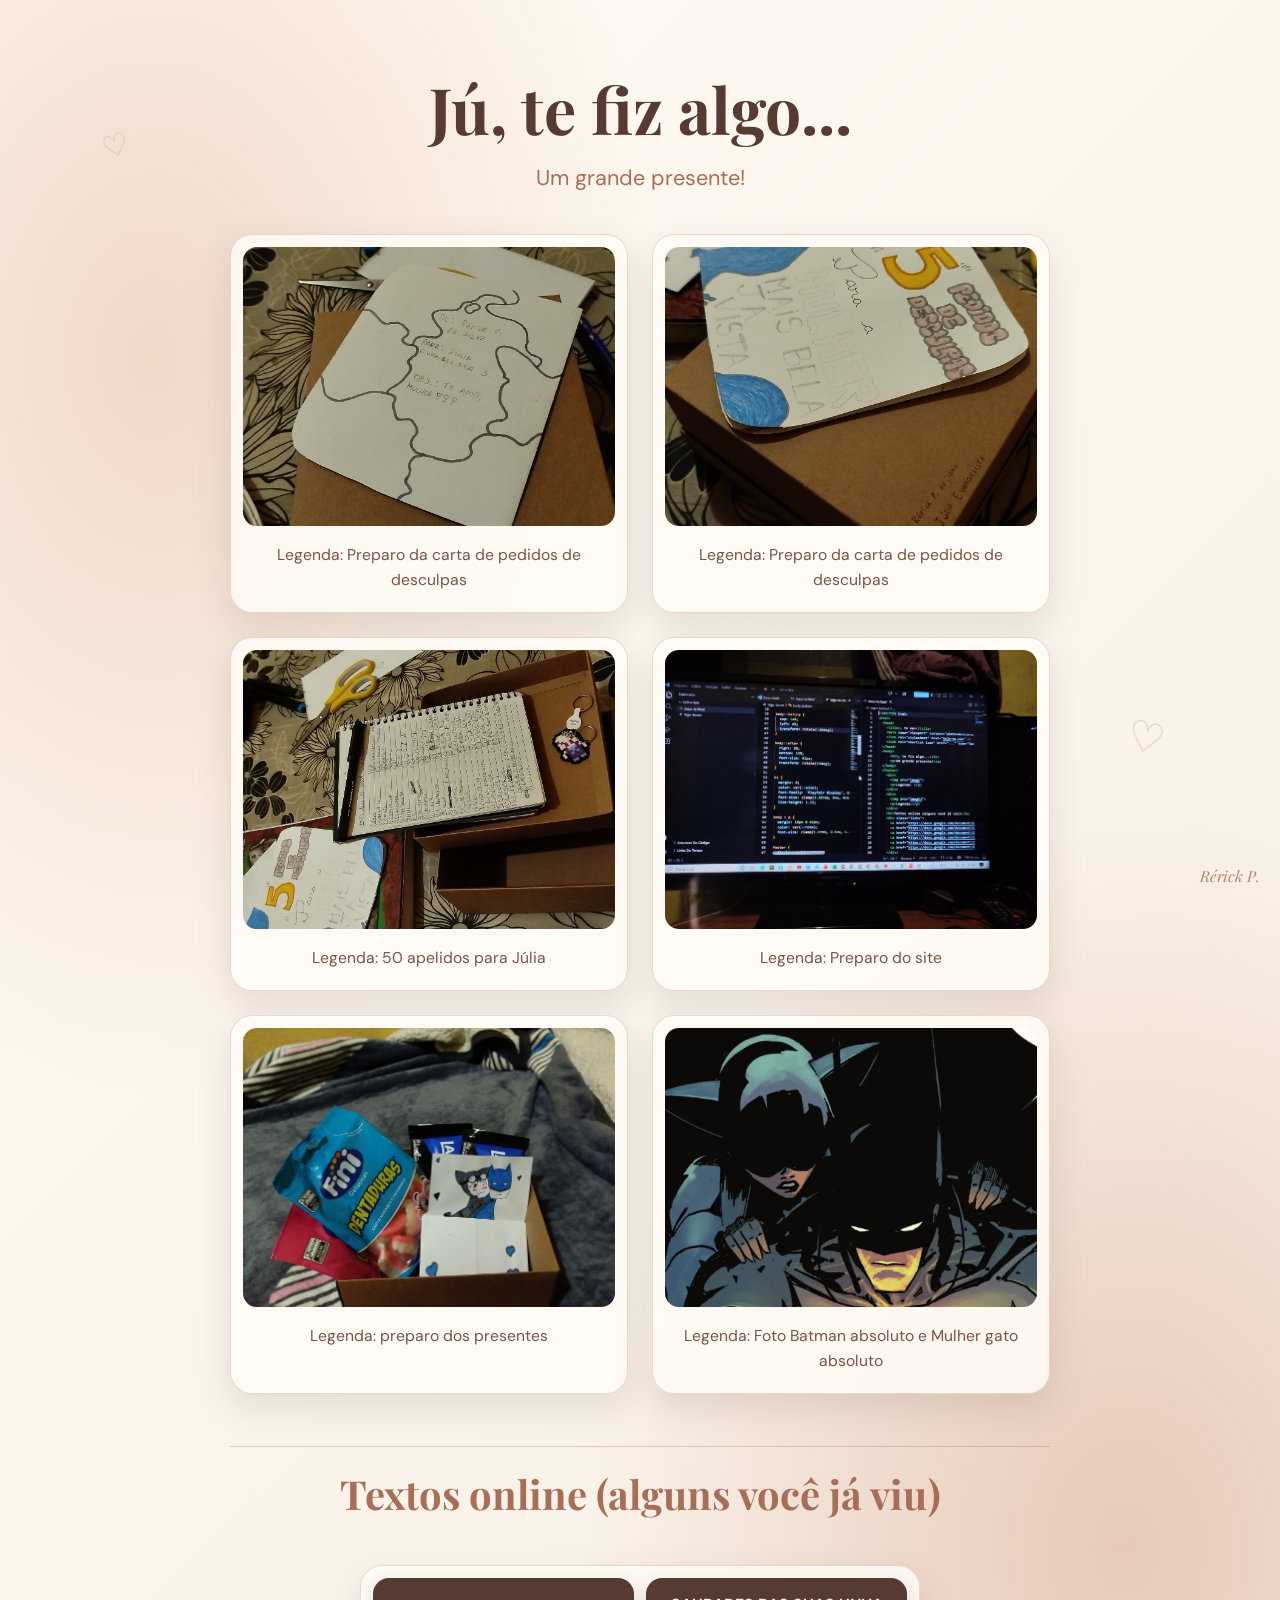
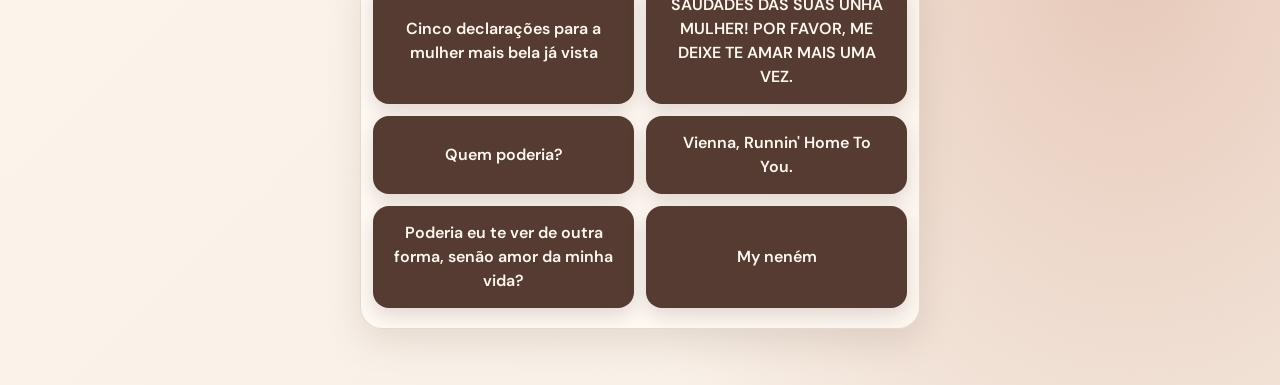
<file: index.html>
<!DOCTYPE html>
<html>
  <head>
    <title>Júlia, te amo</title>
    <meta name="viewport" content="width=device-width, initial-scale=1" />
    <link rel="stylesheet" href="CSS/Vejo-te.css" />
  </head>
  <body>
      <h1>Jú, te fiz algo...</h1>
      <p>Um grande presente!</p>
      <p class="signature">Rérick P.</p>
  </body>
  <footer>
    <div>
      <img src="Imagens/1.jpg">
      <p>Legenda: Preparo da carta de pedidos de desculpas</p>
    </div>
    <div>
      <img src="Imagens/2.jpg">
      <p>Legenda: Preparo da carta de pedidos de desculpas</p>
    </div>
    <div>
      <img src="Imagens/3.jpg">
      <p>Legenda: 50 apelidos para Júlia</p>
    </div>
    <div>
      <img src="Imagens/4.jpg">
      <p>Legenda: Preparo do site</p>
    </div>
    <div>
      <img src="Imagens/5.jpg">
      <p>Legenda: preparo dos presentes</p>
    </div>
    <div>
      <img src="Imagens/6.png">
      <p>Legenda: Foto Batman absoluto e Mulher gato absoluto</p>
    </div>
    <h1>Textos online (alguns você já viu)</h1>
    <div class="links">
      <a href="https://docs.google.com/document/d/11weNfcD8QJLCA8-yBXwaRR381ScZkxQAJbjoCF9gzoE/edit?usp=sharing" target="_blank" rel="noopener noreferrer">
        Cinco declarações para a mulher mais bela já vista
      </a>
      <a href="https://docs.google.com/document/d/1vBZJIP_G4AXMffQPQpVYUKole_kSODpirm4DrRzdsQ0/edit?usp=sharing" target="_blank" rel="noopener noreferrer">
        SAUDADES DAS SUAS UNHA MULHER! POR FAVOR, ME DEIXE TE AMAR MAIS UMA VEZ.
      </a>
       <a href="https://docs.google.com/document/d/1eU2ubD-vtuZdyHQCdK7u2ZA-ljVXYqs3MdDdJRp6LPQ/edit?usp=sharing" target="_blank" rel="noopener noreferrer">
        Quem poderia?
      </a>
       <a href="https://docs.google.com/document/d/1-nnj1GMTywa_ot8rZwkkCBWGUALyExAVWeJx3C99Xeo/edit?usp=sharing" target="_blank" rel="noopener noreferrer">
        Vienna, Runnin' Home To You.
      </a>
       <a href="https://docs.google.com/document/d/14v97TkeSYD-18vyDJsPWPi7ua0yFMCJ7d1diLE37mjo/edit?usp=sharing" target="_blank" rel="noopener noreferrer">
        Poderia eu te ver de outra forma, senão amor da minha vida?
      </a>
       <a href="https://docs.google.com/document/d/1j-rZmvv6xFeeVJlRv70l8VKFOBpOPxhUu8ysUdVVsYk/edit?usp=sharing" target="_blank" rel="noopener noreferrer">
        My neném
      </a>
    </div>
  </footer>
  

</html>
</file>
<file: CSS/Vejo-te.css>
@import url('https://fonts.googleapis.com/css2?family=DM+Sans:wght@400;500;600;700&family=Playfair+Display:wght@600;700&display=swap');

:root {
  color-scheme: light;
  --rose: #a86f58;
  --wine: #563b32;
  --cream: #fff8ef;
  --blush: #ead9cb;
}

* {
  box-sizing: border-box;
}

body {
  min-height: 100vh;
  margin: 0;
  padding: 72px 24px 56px;
  overflow-x: hidden;
  color: var(--wine);
  font-family: 'DM Sans', sans-serif;
  text-align: center;
  background:
    radial-gradient(ellipse at 12% 18%, #f0d8c9 0, transparent 32%),
    radial-gradient(ellipse at 88% 78%, #e6c9b9 0, transparent 34%),
    linear-gradient(135deg, #fffaf2, #f7eee5);
}

body::before,
body::after {
  position: fixed;
  z-index: -1;
  color: #b7876e;
  font-size: 30px;
  opacity: 0.35;
  content: '♡';
}

body::before {
  top: 14%;
  left: 8%;
  transform: rotate(-16deg);
}

body::after {
  right: 9%;
  bottom: 15%;
  font-size: 42px;
  transform: rotate(14deg);
}

h1 {
  margin: 0;
  color: var(--wine);
  font-family: 'Playfair Display', Georgia, serif;
  font-size: clamp(2.25rem, 6vw, 4rem);
  line-height: 1.15;
}

body > p {
  margin: 18px 0 42px;
  color: var(--rose);
  font-size: clamp(1.1rem, 2.5vw, 1.35rem);
}

.signature {
  position: fixed;
  right: 20px;
  bottom: 14px;
  z-index: 2;
  margin: 0;
  color: var(--rose);
  font-family: 'Playfair Display', Georgia, serif;
  font-size: 0.95rem;
  font-style: italic;
  opacity: 0.85;
}

@media (max-width: 560px) {
  .signature {
    right: 14px;
    bottom: 10px;
    font-size: 0.85rem;
  }
}

footer {
  display: grid;
  grid-template-columns: repeat(2, minmax(0, 1fr));
  gap: 24px;
  width: min(820px, 100%);
  margin: 0 auto;
}

footer > div {
  overflow: hidden;
  padding: 12px 12px 20px;
  border: 1px solid rgba(130, 86, 66, 0.2);
  border-radius: 22px;
  background: rgba(255, 251, 245, 0.88);
  box-shadow: 0 14px 35px rgba(86, 59, 50, 0.13);
  transition: transform 180ms ease, box-shadow 180ms ease;
}

footer > div:hover {
  transform: translateY(-5px);
  box-shadow: 0 20px 40px rgba(86, 59, 50, 0.2);
}

footer img {
  display: block;
  width: 100%;
  aspect-ratio: 4 / 3;
  border-radius: 14px;
  background: linear-gradient(135deg, #ead9cb, #f8eee2);
  object-fit: cover;
}

footer > div:not(.links) p {
  margin: 16px 8px 0;
  color: #765548;
  font-size: 0.98rem;
  line-height: 1.6;
  text-align: center;
}

footer > h1 {
  grid-column: 1 / -1;
  margin-top: 28px;
  padding: 24px 18px;
  border-top: 1px solid rgba(130, 86, 66, 0.25);
  color: var(--rose);
  font-size: clamp(1.7rem, 4vw, 2.5rem);
}

.links a {
  display: flex;
  min-height: 72px;
  align-items: center;
  justify-content: center;
  padding: 14px 18px;
  border: 1px solid rgba(86, 59, 50, 0.22);
  border-radius: 16px;
  color: var(--cream);
  background: var(--wine);
  box-shadow: 0 8px 20px rgba(86, 59, 50, 0.18);
  font-weight: 600;
  line-height: 1.5;
  text-align: center;
  text-decoration: none;
  transition: transform 180ms ease, background 180ms ease;
}

.links a:hover {
  transform: translateY(-2px);
  background: #704b3e;
}

.links a:focus-visible {
  outline: 3px solid var(--rose);
  outline-offset: 3px;
}

@media (max-width: 560px) {
  body {
    padding: 56px 18px 40px;
  }

  footer {
    grid-template-columns: 1fr;
    gap: 18px;
  }

  footer > h1 {
    grid-column: auto;
  }
}

footer > div:not(.links) {
  display: flex;
  flex-direction: column;
}

@media (prefers-reduced-motion: reduce) {
  *,
  *::before,
  *::after {
    scroll-behavior: auto !important;
    transition: none !important;
  }
}

.links {
  grid-column: 1 / -1;
  display: grid;
  grid-template-columns: repeat(2, minmax(0, 1fr));
  gap: 12px;
  width: min(560px, 100%);
  justify-self: center;
}

.links a {
  text-align: center;
}
</file>
